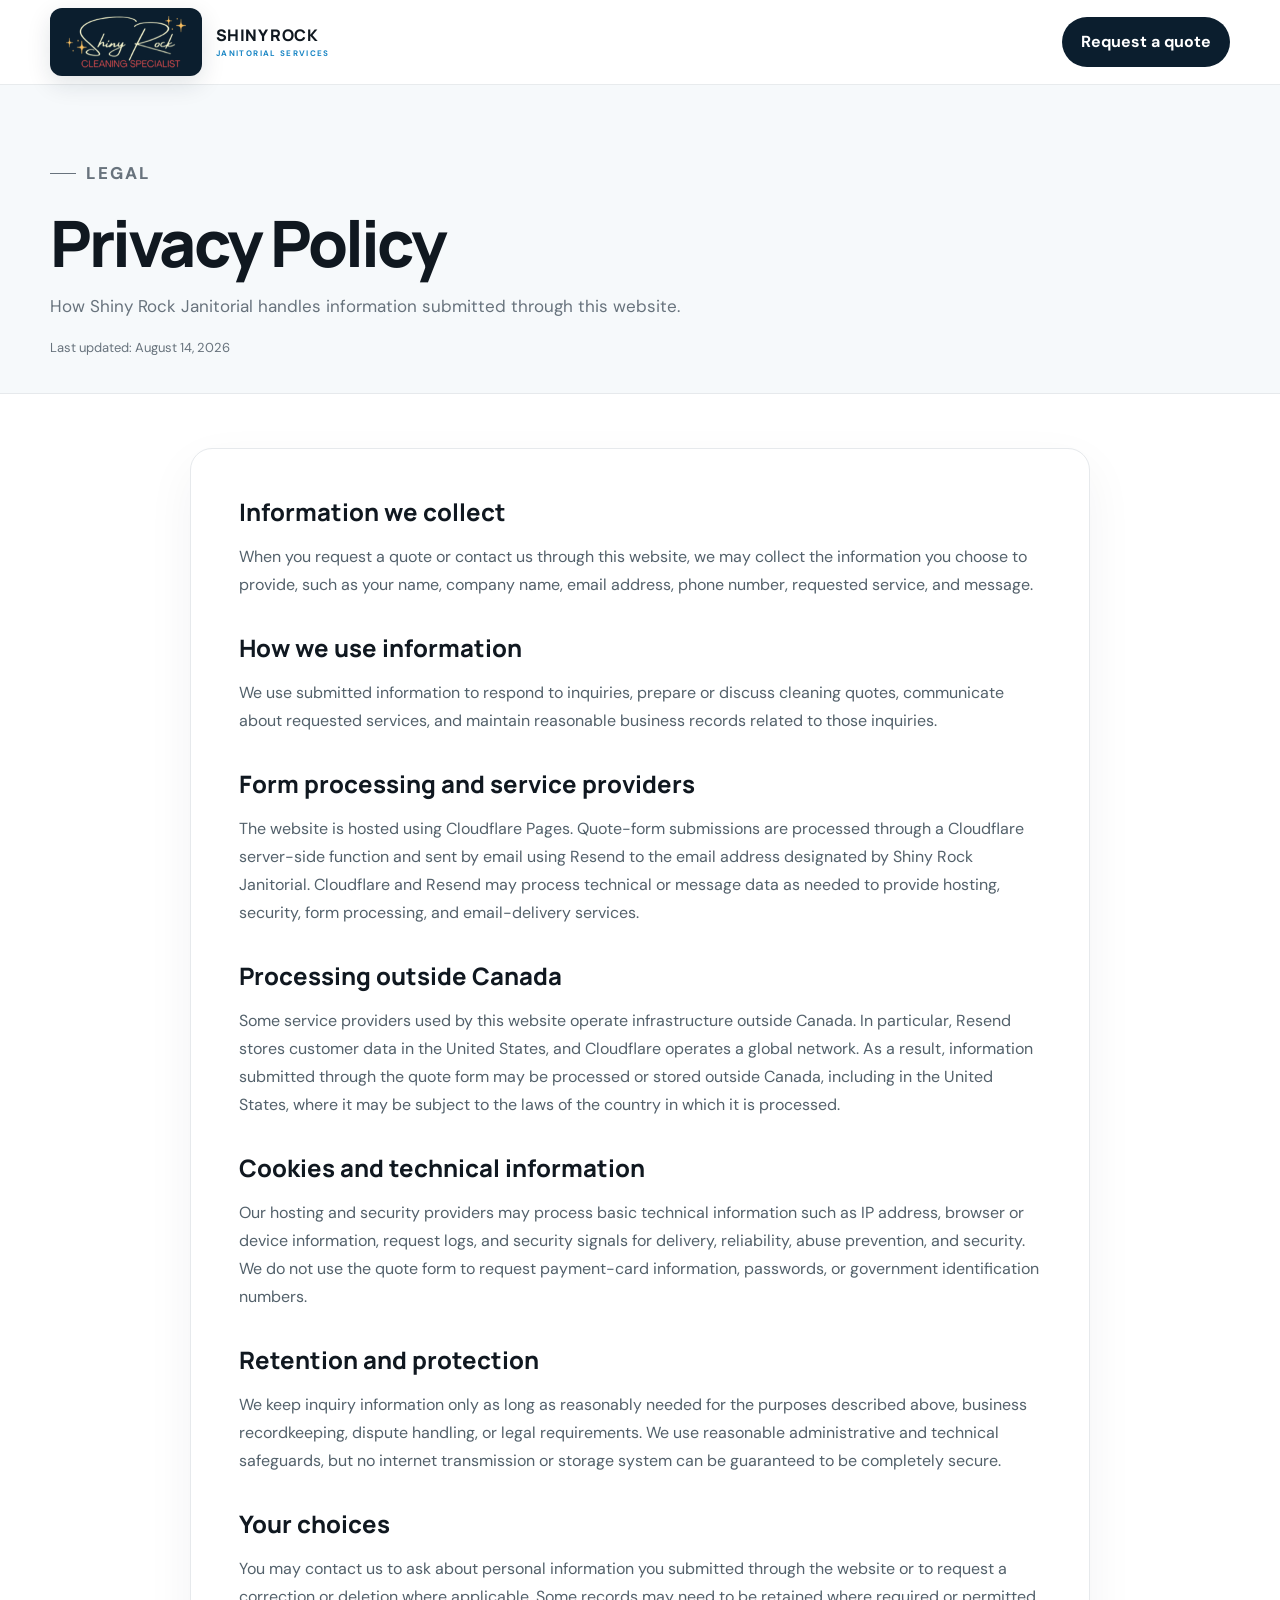
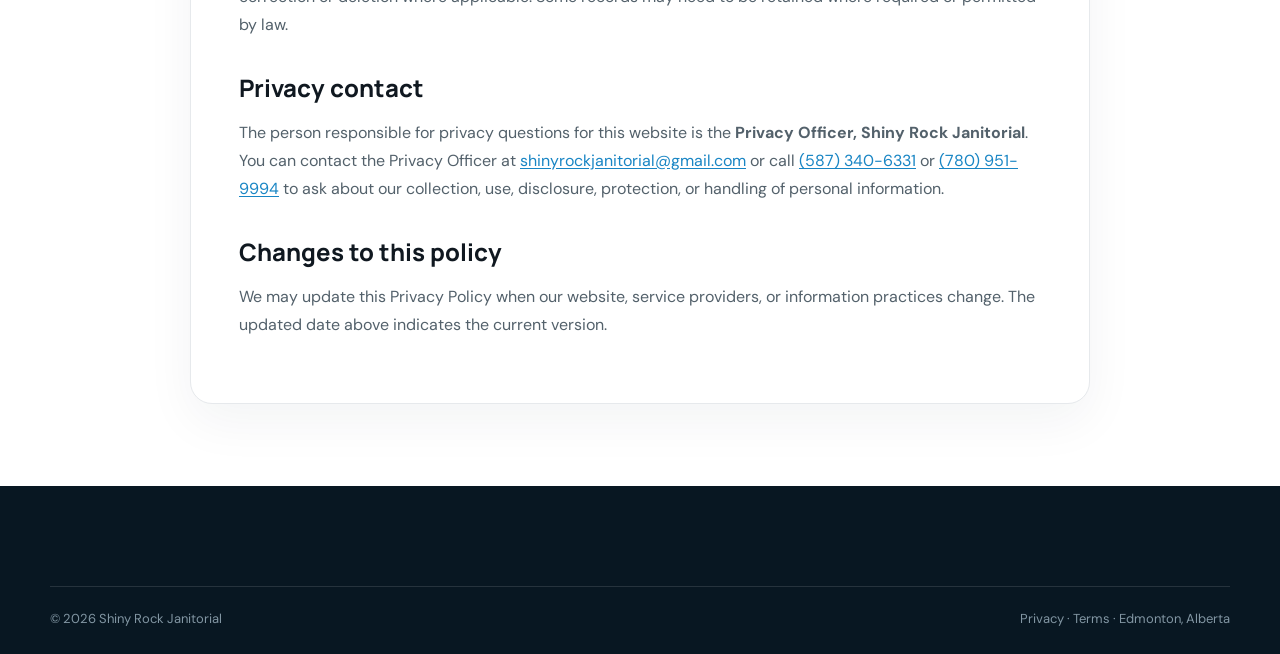
<file: privacy.html>
<!doctype html>
<html lang="en"><head><meta charset="utf-8"><meta name="viewport" content="width=device-width,initial-scale=1"><meta name="description" content="Privacy Policy for Shiny Rock Janitorial."><title>Privacy Policy | Shiny Rock Janitorial</title><link rel="stylesheet" href="assets/css/style-v15-20260815.css"><link rel="stylesheet" href="assets/css/legal.css"></head><body>
<header class="site-header"><div class="shell nav"><a href="index.html" class="brand brand--original"><span class="brand__logo-wrap"><img src="assets/images/shiny-rock-original-logo.png" alt="Shiny Rock Cleaning Specialist"></span><span class="brand__company"><b>SHINY ROCK</b><small>JANITORIAL SERVICES</small></span></a><a class="button button--dark button--small" href="index.html#contact">Request a quote</a></div></header>
<main><section class="legal-hero"><div class="shell"><p class="kicker"><span></span> Legal</p><h1>Privacy Policy</h1><p>How Shiny Rock Janitorial handles information submitted through this website.</p><div class="legal-meta">Last updated: August 14, 2026</div></div></section><section class="legal-page"><div class="shell"><article class="legal-card">
<h2>Information we collect</h2><p>When you request a quote or contact us through this website, we may collect the information you choose to provide, such as your name, company name, email address, phone number, requested service, and message.</p>
<h2>How we use information</h2><p>We use submitted information to respond to inquiries, prepare or discuss cleaning quotes, communicate about requested services, and maintain reasonable business records related to those inquiries.</p>
<h2>Form processing and service providers</h2><p>The website is hosted using Cloudflare Pages. Quote-form submissions are processed through a Cloudflare server-side function and sent by email using Resend to the email address designated by Shiny Rock Janitorial. Cloudflare and Resend may process technical or message data as needed to provide hosting, security, form processing, and email-delivery services.</p>
<h2>Processing outside Canada</h2><p>Some service providers used by this website operate infrastructure outside Canada. In particular, Resend stores customer data in the United States, and Cloudflare operates a global network. As a result, information submitted through the quote form may be processed or stored outside Canada, including in the United States, where it may be subject to the laws of the country in which it is processed.</p>
<h2>Cookies and technical information</h2><p>Our hosting and security providers may process basic technical information such as IP address, browser or device information, request logs, and security signals for delivery, reliability, abuse prevention, and security. We do not use the quote form to request payment-card information, passwords, or government identification numbers.</p>
<h2>Retention and protection</h2><p>We keep inquiry information only as long as reasonably needed for the purposes described above, business recordkeeping, dispute handling, or legal requirements. We use reasonable administrative and technical safeguards, but no internet transmission or storage system can be guaranteed to be completely secure.</p>
<h2>Your choices</h2><p>You may contact us to ask about personal information you submitted through the website or to request a correction or deletion where applicable. Some records may need to be retained where required or permitted by law.</p>
<h2>Privacy contact</h2><p>The person responsible for privacy questions for this website is the <strong>Privacy Officer, Shiny Rock Janitorial</strong>. You can contact the Privacy Officer at <a href="mailto:shinyrockjanitorial@gmail.com">shinyrockjanitorial@gmail.com</a> or call <a href="tel:+15873406331">(587) 340-6331</a> or <a href="tel:+17809519994">(780) 951-9994</a> to ask about our collection, use, disclosure, protection, or handling of personal information.</p>
<h2>Changes to this policy</h2><p>We may update this Privacy Policy when our website, service providers, or information practices change. The updated date above indicates the current version.</p>
</article></div></section></main><footer><div class="shell footer__bottom"><span>© 2026 Shiny Rock Janitorial</span><span><a href="privacy.html">Privacy</a> · <a href="terms.html">Terms</a> · Edmonton, Alberta</span></div></footer></body></html>
</file>
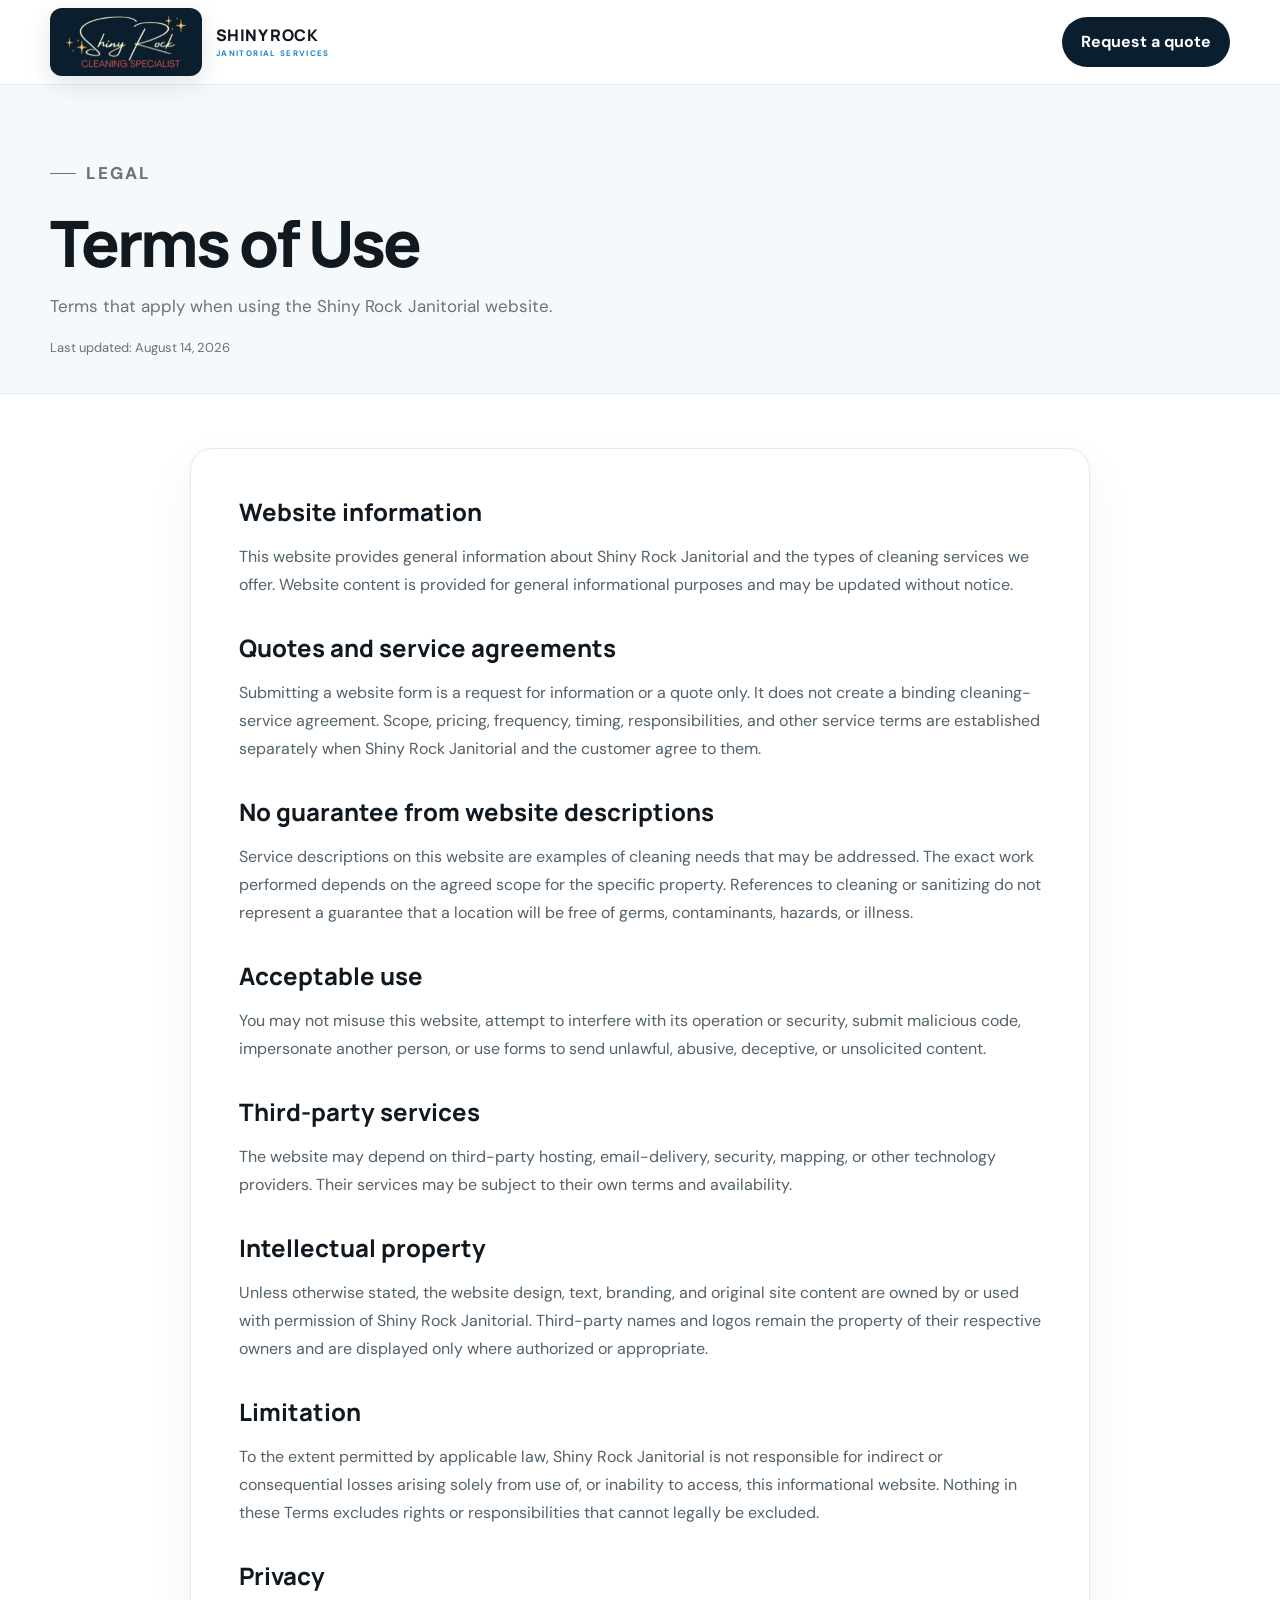
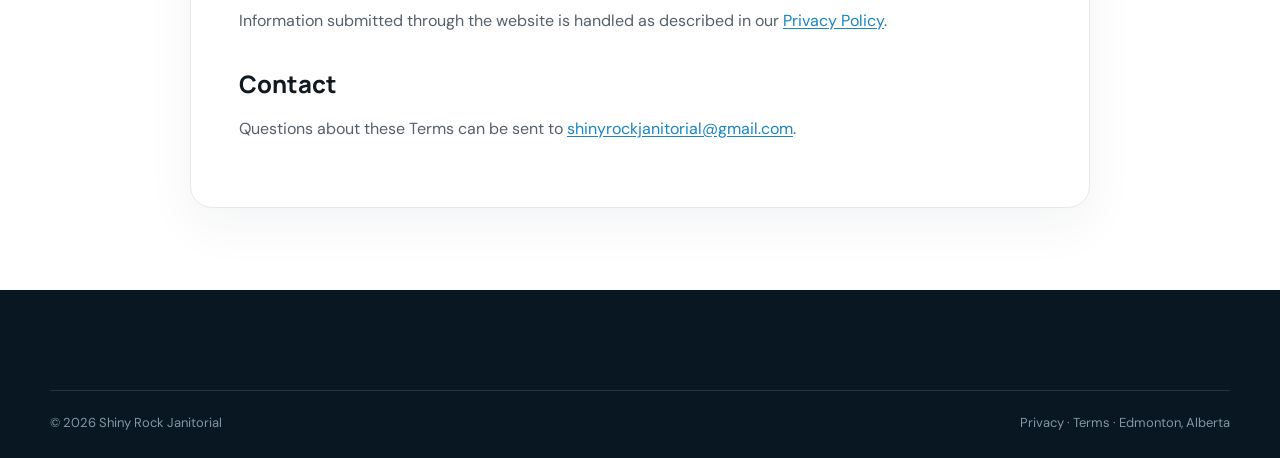
<file: terms.html>
<!doctype html>
<html lang="en"><head><meta charset="utf-8"><meta name="viewport" content="width=device-width,initial-scale=1"><meta name="description" content="Website Terms of Use for Shiny Rock Janitorial."><title>Terms of Use | Shiny Rock Janitorial</title><link rel="stylesheet" href="assets/css/style-v15-20260815.css"><link rel="stylesheet" href="assets/css/legal.css"></head><body>
<header class="site-header"><div class="shell nav"><a href="index.html" class="brand brand--original"><span class="brand__logo-wrap"><img src="assets/images/shiny-rock-original-logo.png" alt="Shiny Rock Cleaning Specialist"></span><span class="brand__company"><b>SHINY ROCK</b><small>JANITORIAL SERVICES</small></span></a><a class="button button--dark button--small" href="index.html#contact">Request a quote</a></div></header>
<main><section class="legal-hero"><div class="shell"><p class="kicker"><span></span> Legal</p><h1>Terms of Use</h1><p>Terms that apply when using the Shiny Rock Janitorial website.</p><div class="legal-meta">Last updated: August 14, 2026</div></div></section><section class="legal-page"><div class="shell"><article class="legal-card">
<h2>Website information</h2><p>This website provides general information about Shiny Rock Janitorial and the types of cleaning services we offer. Website content is provided for general informational purposes and may be updated without notice.</p>
<h2>Quotes and service agreements</h2><p>Submitting a website form is a request for information or a quote only. It does not create a binding cleaning-service agreement. Scope, pricing, frequency, timing, responsibilities, and other service terms are established separately when Shiny Rock Janitorial and the customer agree to them.</p>
<h2>No guarantee from website descriptions</h2><p>Service descriptions on this website are examples of cleaning needs that may be addressed. The exact work performed depends on the agreed scope for the specific property. References to cleaning or sanitizing do not represent a guarantee that a location will be free of germs, contaminants, hazards, or illness.</p>
<h2>Acceptable use</h2><p>You may not misuse this website, attempt to interfere with its operation or security, submit malicious code, impersonate another person, or use forms to send unlawful, abusive, deceptive, or unsolicited content.</p>
<h2>Third-party services</h2><p>The website may depend on third-party hosting, email-delivery, security, mapping, or other technology providers. Their services may be subject to their own terms and availability.</p>
<h2>Intellectual property</h2><p>Unless otherwise stated, the website design, text, branding, and original site content are owned by or used with permission of Shiny Rock Janitorial. Third-party names and logos remain the property of their respective owners and are displayed only where authorized or appropriate.</p>
<h2>Limitation</h2><p>To the extent permitted by applicable law, Shiny Rock Janitorial is not responsible for indirect or consequential losses arising solely from use of, or inability to access, this informational website. Nothing in these Terms excludes rights or responsibilities that cannot legally be excluded.</p>
<h2>Privacy</h2><p>Information submitted through the website is handled as described in our <a href="privacy.html">Privacy Policy</a>.</p>
<h2>Contact</h2><p>Questions about these Terms can be sent to <a href="mailto:shinyrockjanitorial@gmail.com">shinyrockjanitorial@gmail.com</a>.</p>
</article></div></section></main><footer><div class="shell footer__bottom"><span>© 2026 Shiny Rock Janitorial</span><span><a href="privacy.html">Privacy</a> · <a href="terms.html">Terms</a> · Edmonton, Alberta</span></div></footer></body></html>
</file>
<file: assets/css/style-v15-20260815.css>
@import url('https://fonts.googleapis.com/css2?family=DM+Sans:wght@400;500;600;700&family=Manrope:wght@500;600;700;800&display=swap');
:root{--ink:#101820;--muted:#68737d;--line:#e6e9ec;--soft:#f5f7f8;--blue:#1885c4;--blue2:#4fb4df;--navy:#0b1e2e;--white:#fff;--radius:24px;--shadow:0 24px 70px rgba(16,35,50,.12)}*{box-sizing:border-box}html{scroll-behavior:smooth}body{margin:0;color:var(--ink);font-family:'DM Sans',Arial,sans-serif;background:#fff;line-height:1.6}a{color:inherit;text-decoration:none}img{display:block;width:100%}button,input,select,textarea{font:inherit}.shell{width:min(1180px,calc(100% - 40px));margin:auto}.announcement{background:var(--navy);color:#dce9f2;font-size:13px}.announcement__inner{min-height:38px;display:flex;align-items:center;justify-content:space-between;gap:20px}.announcement__inner div{display:flex;gap:26px}.site-header{position:sticky;top:0;z-index:20;background:rgba(255,255,255,.94);backdrop-filter:blur(18px);border-bottom:1px solid rgba(230,233,236,.9)}.nav{height:84px;display:flex;align-items:center;justify-content:space-between}.brand{display:flex;align-items:center;gap:12px}.brand__mark{width:48px;color:var(--blue)}.brand__mark svg{fill:none;stroke:currentColor;stroke-width:2}.brand b{display:block;font:800 17px/1.1 'Manrope';letter-spacing:.02em}.brand small{display:block;color:var(--blue);font-size:9px;font-weight:700;letter-spacing:.18em;margin-top:5px}.nav__links{display:flex;align-items:center;gap:28px;font-size:14px;font-weight:600}.nav__links>a:not(.button):hover{color:var(--blue)}.menu{display:none;background:none;border:0;padding:8px}.menu span{display:block;width:24px;height:2px;background:var(--ink);margin:5px}.button{display:inline-flex;align-items:center;justify-content:center;gap:18px;border:0;border-radius:999px;padding:15px 23px;font-weight:700;transition:.25s;cursor:pointer}.button:hover{transform:translateY(-2px)}.button--small{padding:12px 19px}.button--dark{background:var(--navy);color:#fff}.button--blue{background:linear-gradient(135deg,var(--blue),#269dd2);color:#fff;box-shadow:0 12px 30px rgba(24,133,196,.24)}.hero{min-height:700px;position:relative;overflow:hidden;background:linear-gradient(135deg,#fff 0%,#fafdff 68%,#eef9fd 100%)}.hero__glow{position:absolute;width:520px;height:520px;border-radius:50%;right:-160px;top:70px;background:rgba(79,180,223,.10);filter:blur(10px)}.hero__grid{display:grid;grid-template-columns:1fr 1fr;gap:72px;align-items:center;padding:84px 0}.kicker{display:flex;align-items:center;gap:10px;text-transform:uppercase;letter-spacing:.12em;font-size:12px;font-weight:800;color:var(--blue);margin:0 0 22px}.kicker span{width:26px;height:1px;background:currentColor}.hero h1,.section h2,.standards h2,.contact h2{font-family:'Manrope';font-weight:800;letter-spacing:-.05em;line-height:1.02;margin:0}.hero h1{font-size:clamp(48px,6vw,78px)}.hero h1 em{font-style:normal;color:var(--blue)}.hero__lead{font-size:19px;color:var(--muted);max-width:560px;margin:26px 0 32px}.hero__actions{display:flex;align-items:center;gap:24px}.text-link{font-weight:700;border-bottom:1px solid var(--ink);padding-bottom:3px}.text-link span{margin-left:8px}.hero__proof{display:flex;gap:34px;margin-top:46px;padding-top:28px;border-top:1px solid var(--line)}.hero__proof div{display:grid}.hero__proof b{font:800 24px 'Manrope'}.hero__proof span{font-size:12px;color:var(--muted)}.hero__media{position:relative;min-height:530px}.hero__image{position:absolute;inset:0 0 0 30px;border-radius:160px 24px 24px 24px;overflow:hidden;box-shadow:var(--shadow)}.hero__image:after{content:"";position:absolute;inset:0;background:linear-gradient(180deg,transparent 60%,rgba(4,20,31,.18))}.hero__image img{height:100%;object-fit:cover}.diamond-line{position:absolute;width:180px;height:180px;border:1px solid rgba(24,133,196,.24);transform:rotate(45deg)}.diamond-line--one{right:-35px;top:-25px}.diamond-line--two{left:-10px;bottom:-35px;width:110px;height:110px}.hero__badge{position:absolute;left:-10px;bottom:36px;background:#fff;padding:18px 22px;border-radius:18px;display:flex;align-items:center;gap:13px;box-shadow:var(--shadow)}.hero__badge .spark{width:42px;height:42px;border-radius:50%;display:grid;place-items:center;background:#eaf7fc;color:var(--blue);font-size:20px}.hero__badge div{display:grid}.hero__badge small{color:var(--muted)}.trust-strip{border-top:1px solid var(--line);border-bottom:1px solid var(--line)}.trust-strip__grid{display:grid;grid-template-columns:repeat(4,1fr);min-height:88px;align-items:center}.trust-strip__grid div{text-align:center;font-weight:700;border-right:1px solid var(--line)}.trust-strip__grid div:last-child{border:0}.trust-strip span{color:var(--blue);margin-right:8px}.section{padding:110px 0}.section--soft{background:var(--soft)}.section-heading{display:grid;grid-template-columns:1fr .75fr;gap:70px;align-items:end;margin-bottom:54px}.section-heading h2,.split h2,.standards h2,.contact h2{font-size:clamp(38px,5vw,58px)}.section-heading>p{color:var(--muted);margin:0 0 6px}.services-grid{display:grid;grid-template-columns:repeat(4,1fr);gap:16px}.service{background:#fff;border:1px solid var(--line);border-radius:22px;padding:28px;min-height:320px;position:relative;transition:.25s}.service:hover{transform:translateY(-6px);box-shadow:0 20px 50px rgba(16,35,50,.08);border-color:#cfe8f3}.service__no{position:absolute;right:22px;top:20px;color:#b8c0c6;font-size:12px}.service__icon{width:48px;height:48px;border-radius:14px;background:#edf8fc;display:grid;place-items:center;color:var(--blue);font-size:22px;margin-bottom:34px}.service h3{font:750 20px 'Manrope';margin:0 0 12px}.service p{font-size:14px;color:var(--muted);margin:0 0 26px}.service a{font-size:13px;font-weight:700;color:var(--blue)}.split{display:grid;grid-template-columns:1fr 1fr;gap:90px;align-items:center}.split__media{position:relative}.split__media img{height:610px;object-fit:cover;border-radius:24px}.split__caption{position:absolute;right:-25px;bottom:34px;background:#fff;box-shadow:var(--shadow);padding:19px 23px;border-radius:15px;display:grid}.split__caption span{color:var(--muted);font-size:13px}.split__copy>p:not(.kicker){color:var(--muted);font-size:17px}.checks{display:grid;grid-template-columns:1fr 1fr;list-style:none;padding:0;margin:30px 0 34px;gap:14px}.checks li:before{content:'✓';color:var(--blue);font-weight:800;margin-right:9px}.standards{background:var(--navy);color:#fff;overflow:hidden}.kicker--light{color:#70c8ed}.standards__top{max-width:760px;margin-bottom:64px}.standards__grid{display:grid;grid-template-columns:repeat(4,1fr);border-top:1px solid rgba(255,255,255,.18)}.standards__grid article{padding:35px 30px 10px 0;border-right:1px solid rgba(255,255,255,.18);margin-right:30px}.standards__grid article:last-child{border:0;margin:0}.standards__grid b{color:#70c8ed;font-size:13px}.standards__grid h3{font:700 20px 'Manrope';margin:28px 0 10px}.standards__grid p{color:#afbdc7;font-size:14px}.work-grid{display:grid;grid-template-columns:1.25fr .75fr;grid-template-rows:270px 270px;gap:18px}.work-card{position:relative;margin:0;border-radius:22px;overflow:hidden}.work-card--large{grid-row:1/3}.work-card img{height:100%;object-fit:cover;transition:.5s}.work-card:hover img{transform:scale(1.03)}.work-card:after{content:"";position:absolute;inset:40% 0 0;background:linear-gradient(transparent,rgba(4,18,28,.78))}.work-card figcaption{position:absolute;z-index:2;left:25px;bottom:22px;color:#fff;display:grid}.work-card figcaption span{font-size:12px;opacity:.8;text-transform:uppercase;letter-spacing:.1em}.work-card figcaption b{font:700 21px 'Manrope'}.testimonial{padding:105px 0;background:#eef8fc}.testimonial__inner{text-align:center;max-width:900px}.quote{display:block;font:90px/1 Georgia;color:var(--blue);height:55px}.testimonial blockquote{font:650 clamp(24px,3vw,36px)/1.4 'Manrope';letter-spacing:-.025em;margin:20px 0 30px}.testimonial__inner div{display:grid}.testimonial__inner div span{color:var(--muted)}.contact{background:#fff}.contact__grid{display:grid;grid-template-columns:.8fr 1.2fr;gap:90px}.contact__copy>p:not(.kicker){color:var(--muted);font-size:17px;max-width:480px}.contact__details{display:grid;margin-top:42px;border-top:1px solid var(--line)}.contact__details a{display:grid;padding:18px 0;border-bottom:1px solid var(--line)}.contact__details span{font-size:12px;color:var(--muted);text-transform:uppercase;letter-spacing:.1em}.quote-form{background:var(--soft);border-radius:24px;padding:34px}.field-row{display:grid;grid-template-columns:1fr 1fr;gap:14px}.quote-form label{display:grid;gap:8px;font-size:13px;font-weight:700;margin-bottom:16px}.quote-form input,.quote-form select,.quote-form textarea{width:100%;border:1px solid #dfe4e7;border-radius:12px;padding:14px;background:#fff;outline:none}.quote-form input:focus,.quote-form select:focus,.quote-form textarea:focus{border-color:var(--blue);box-shadow:0 0 0 3px rgba(24,133,196,.1)}.quote-form textarea{min-height:118px;resize:vertical}.quote-form .button{width:100%}.form-status{margin:14px 0 0;text-align:center;color:var(--blue);font-weight:700}footer{background:#081722;color:#fff;padding:58px 0 24px}.brand--footer{color:#fff}.footer__grid{display:grid;grid-template-columns:1fr 1fr auto;gap:40px;align-items:center}.footer__grid>p{color:#9eb0bc}.footer__links{display:flex;gap:24px;color:#c9d4db}.footer__bottom{display:flex;justify-content:space-between;border-top:1px solid rgba(255,255,255,.12);padding-top:22px;margin-top:42px;color:#8296a3;font-size:13px}.reveal{opacity:1;transform:none;transition:.7s ease}.reveal.visible{opacity:1;transform:none}@media(max-width:900px){.announcement__inner>span{display:none}.announcement__inner{justify-content:center}.nav{height:72px}.menu{display:block}.nav__links{display:none;position:absolute;top:72px;left:20px;right:20px;background:#fff;border:1px solid var(--line);box-shadow:var(--shadow);padding:22px;border-radius:18px;flex-direction:column;align-items:stretch}.nav__links.open{display:flex}.hero__grid,.split,.contact__grid{grid-template-columns:1fr}.hero__grid{gap:40px;padding:65px 0}.hero__media{min-height:500px}.section-heading{grid-template-columns:1fr;gap:20px}.services-grid{grid-template-columns:1fr 1fr}.standards__grid{grid-template-columns:1fr 1fr}.standards__grid article{border-bottom:1px solid rgba(255,255,255,.18)}.split__media img{height:500px}.footer__grid{grid-template-columns:1fr}.footer__links{flex-wrap:wrap}.work-grid{grid-template-columns:1fr;grid-template-rows:420px 280px 280px}.work-card--large{grid-row:auto}.trust-strip__grid{grid-template-columns:1fr 1fr}.trust-strip__grid div{padding:18px;border-bottom:1px solid var(--line)}}@media(max-width:600px){.shell{width:min(100% - 26px,1180px)}.announcement__inner div{gap:12px;font-size:11px}.brand__mark{width:40px}.brand b{font-size:14px}.hero{min-height:auto}.hero__grid{padding:48px 0}.hero h1{font-size:46px}.hero__lead{font-size:17px}.hero__actions{align-items:flex-start;flex-direction:column}.hero__proof{gap:18px}.hero__proof b{font-size:20px}.hero__media{min-height:400px}.hero__image{left:0;border-radius:100px 20px 20px 20px}.hero__badge{left:8px;bottom:18px}.section{padding:78px 0}.services-grid,.standards__grid,.checks,.field-row{grid-template-columns:1fr}.service{min-height:auto}.split{gap:50px}.split__media img{height:430px}.split__caption{right:8px}.standards__grid article{border-right:0;margin:0;padding-right:0}.work-grid{grid-template-rows:360px 260px 260px}.testimonial{padding:75px 0}.quote-form{padding:22px}.contact__grid{gap:46px}.footer__bottom{flex-direction:column;gap:8px}}

/* Partner logos */
.partners{background:#f7f9fc;border-top:1px solid #e7ecf3;border-bottom:1px solid #e7ecf3}
.partners__heading{max-width:760px;margin:0 auto 42px;text-align:center}
.partners__heading h2{margin:10px 0 14px;font-size:clamp(2rem,4vw,3.2rem);line-height:1.06;color:#10253d}
.partners__heading p:last-child{color:#667383;margin:0 auto;max-width:650px}
.partners__heading .kicker{justify-content:center}
.partners__grid{display:grid;grid-template-columns:repeat(5,minmax(0,1fr));gap:18px;align-items:stretch}
.partner-logo{min-height:150px;background:#fff;border:1px solid #e2e8f0;border-radius:20px;display:flex;align-items:center;justify-content:center;padding:24px;box-shadow:0 12px 30px rgba(16,37,61,.05);transition:transform .25s ease,box-shadow .25s ease}
.partner-logo:hover{transform:translateY(-5px);box-shadow:0 18px 38px rgba(16,37,61,.10)}
.partner-logo img{width:100%;height:88px;object-fit:contain}
.partner-logo--dark{background:#10253d}
@media(max-width:900px){.partners__grid{grid-template-columns:repeat(2,minmax(0,1fr))}.partner-logo:last-child{grid-column:1/-1}}
@media(max-width:540px){.partners__grid{grid-template-columns:1fr}.partner-logo:last-child{grid-column:auto}.partner-logo{min-height:132px}}

/* Original Shiny Rock brand */
.brand--original{gap:14px;min-width:255px}
.brand__logo-wrap{display:flex;align-items:center;justify-content:center;background:#0b1e2e;border-radius:12px;padding:8px 12px;box-shadow:0 8px 24px rgba(11,30,46,.12)}
.brand__logo-wrap img{width:128px;height:52px;object-fit:contain}
.brand__company{display:grid;line-height:1}
.brand__company b{font:800 16px/1.05 'Manrope',Arial,sans-serif;letter-spacing:.025em}
.brand__company small{font-size:8px;letter-spacing:.17em;margin-top:6px;color:var(--blue)}
.brand--footer .brand__logo-wrap{background:#fff}
.brand--footer .brand__company b{color:#fff}

/* Video showcase */
.videos-section{background:#0b1e2e;color:#fff;overflow:hidden}
.videos-section .section-heading h2{color:#fff}
.videos-section .section-heading>p{color:#afbdc7}
.videos-grid{display:grid;grid-template-columns:1.25fr .75fr;gap:20px;align-items:start}
.video-card{margin:0;background:#10283b;border:1px solid rgba(255,255,255,.12);border-radius:24px;overflow:hidden;box-shadow:0 22px 60px rgba(0,0,0,.22)}
.video-card--wide{grid-row:span 2}
.video-frame{background:#050b10;display:flex;align-items:center;justify-content:center;aspect-ratio:16/9;overflow:hidden}
.video-frame video{display:block;width:100%;height:100%;object-fit:contain;background:#050b10}
.video-card--portrait .video-frame{aspect-ratio:16/10}
.video-card--portrait video{object-fit:contain}
.video-card__copy{padding:20px 22px 24px}
.video-card__copy span{display:block;color:#70c8ed;font-size:11px;font-weight:800;text-transform:uppercase;letter-spacing:.12em;margin-bottom:5px}
.video-card__copy h3{font:700 20px/1.25 'Manrope',Arial,sans-serif;margin:0;color:#fff}
@media(max-width:900px){.brand__company{display:none}.brand--original{min-width:auto}.brand__logo-wrap img{width:120px}.videos-grid{grid-template-columns:1fr}.video-card--wide{grid-row:auto}.video-card--portrait .video-frame{aspect-ratio:9/12}}
@media(max-width:600px){.brand__logo-wrap{padding:6px 9px}.brand__logo-wrap img{width:105px;height:44px}.videos-section .section-heading{margin-bottom:34px}.video-card__copy{padding:16px 18px 19px}}

/* Refined service icons and testimonial attribution */
.service__no{display:none}
.service__icon{width:60px;height:60px;border-radius:18px;margin-bottom:28px;background:linear-gradient(145deg,#edf9fe,#e4f4fa);border:1px solid #d7edf6;box-shadow:inset 0 1px 0 rgba(255,255,255,.9)}
.service__icon svg{width:34px;height:34px;fill:none;stroke:var(--blue);stroke-width:1.8;stroke-linecap:round;stroke-linejoin:round}
.service a{display:inline-flex;align-items:center;gap:8px}
.service a span{transition:transform .2s ease}.service:hover a span{transform:translateX(4px)}
.testimonial__person b{font-size:16px;color:var(--navy)}
.testimonial__person span{font-size:14px;font-weight:600;color:#536775!important}

/* Keep the original full-colour logo equally visible in header and footer */
.brand--footer .brand__logo-wrap{background:#fff;padding:8px 12px}
.brand--footer .brand__logo-wrap img{filter:none;opacity:1}
.brand--footer .brand__company b{color:#fff}
.brand--footer .brand__company small{color:#70c8ed}

.brand--footer{display:flex;align-items:center;gap:16px}
.brand--footer .brand__logo-wrap{background:transparent!important;padding:0!important;box-shadow:none!important}
.brand--footer .brand__logo-wrap img{height:72px!important;width:auto!important;display:block}
.brand--footer .brand__company b{font-size:1.5rem;letter-spacing:.04em}
.brand--footer .brand__company small{font-size:.85rem;letter-spacing:.18em}


/* Expanded service catalogue and testimonial partner logo */
.services-grid--expanded{grid-template-columns:repeat(3,minmax(0,1fr));gap:18px}
.services-grid--expanded .service{min-height:345px;display:flex;flex-direction:column}
.services-grid--expanded .service p{flex:1}
.standards__grid article h3{margin-top:0}
.standards__grid article>b{display:none!important}
.testimonial__client{display:flex!important;align-items:center;justify-content:center;gap:20px;margin-top:8px}
.testimonial__logo{width:112px;height:72px;background:#fff;border:1px solid #dce8ee;border-radius:16px;padding:10px 14px;display:flex!important;align-items:center;justify-content:center;box-shadow:0 10px 25px rgba(16,35,50,.08)}
.testimonial__logo img{width:100%;height:100%;object-fit:contain}
.testimonial__person{display:grid!important;text-align:left}
@media(max-width:900px){.services-grid--expanded{grid-template-columns:repeat(2,minmax(0,1fr))}}
@media(max-width:600px){.services-grid--expanded{grid-template-columns:1fr}.testimonial__client{flex-direction:column;gap:12px}.testimonial__person{text-align:center}}


/* 2026 services carousel + partner marquee */
.service-carousel{position:relative}.service-categories{display:grid;grid-template-columns:repeat(4,minmax(0,1fr));gap:18px}.service-category{background:#fff;border:1px solid var(--line);border-radius:22px;padding:28px;min-height:390px;transition:transform .28s ease,box-shadow .28s ease,border-color .28s ease}.service-category:hover{transform:translateY(-7px);box-shadow:0 22px 55px rgba(16,35,50,.10);border-color:#bfe1ef}.service-category__eyebrow{font:800 12px 'Manrope';letter-spacing:.12em;color:var(--blue);margin-bottom:18px}.service-category h3{font:750 21px/1.2 'Manrope';margin:0 0 22px}.service-category__links{display:grid}.service-link{display:flex;align-items:center;justify-content:space-between;gap:12px;padding:12px 0;border-top:1px solid var(--line);font-size:14px;font-weight:650}.service-link small{color:var(--blue);opacity:0;transform:translateX(-5px);transition:.2s;white-space:nowrap}.service-link:hover small{opacity:1;transform:none}.service-nav,.service-dots,.mobile-service-hint{display:none}.logo-marquee{overflow:hidden;mask-image:linear-gradient(to right,transparent,#000 8%,#000 92%,transparent);-webkit-mask-image:linear-gradient(to right,transparent,#000 8%,#000 92%,transparent)}.logo-marquee__track{display:flex;width:max-content;gap:18px;animation:logoMarquee 24s linear infinite}.logo-marquee:hover .logo-marquee__track{animation-play-state:paused}.logo-marquee .partner-logo{width:210px;min-width:210px}.logo-marquee .partner-logo--dark{background:#10253d}@keyframes logoMarquee{to{transform:translateX(calc(-50% - 9px))}}.hp-field{position:absolute!important;left:-9999px!important;width:1px!important;height:1px!important;opacity:0!important}.form-status.error{color:#b42318}.form-status.success{color:#087a4b}
@media(max-width:900px) and (min-width:601px){.service-categories{grid-template-columns:repeat(2,minmax(0,1fr))}}
@media(max-width:600px){.service-carousel{padding:0 44px}.service-categories{display:block;overflow:hidden}.service-category{display:none;min-height:0;padding:24px}.service-category.is-active{display:block;animation:serviceIn .28s ease}.service-link small{opacity:1;transform:none}.service-nav{display:grid;place-items:center;position:absolute;top:50%;transform:translateY(-50%);z-index:3;width:36px;height:52px;border:1px solid var(--line);border-radius:14px;background:#fff;color:var(--navy);font-size:28px;box-shadow:0 8px 24px rgba(16,35,50,.08)}.service-nav--prev{left:0}.service-nav--next{right:0}.service-dots{display:flex;justify-content:center;gap:7px;margin-top:18px}.service-dots button{width:7px;height:7px;padding:0;border:0;border-radius:50%;background:#c9d2d8}.service-dots button.active{width:22px;border-radius:8px;background:var(--blue)}.mobile-service-hint{display:block;text-align:center;color:var(--muted);font-size:12px;margin:10px 0 0}.logo-marquee .partner-logo{width:170px;min-width:170px;min-height:118px}.logo-marquee .partner-logo img{height:72px}@keyframes serviceIn{from{opacity:.35;transform:translateX(12px)}to{opacity:1;transform:none}}}
@media(prefers-reduced-motion:reduce){.logo-marquee__track{animation:none}.service-category{transition:none}}


/* 2026-08-14 service and partner carousel refinements */
.core-services{margin:10px 0 44px;background:var(--navy);color:#fff;border-radius:24px;padding:30px;display:grid;grid-template-columns:minmax(220px,.8fr) 2fr;gap:28px;align-items:start;box-shadow:0 20px 50px rgba(16,35,50,.08)}
.core-services .kicker{color:#cfe9f4;margin-bottom:8px}.core-services .kicker span{background:#cfe9f4}.core-services__heading h3,.facility-services__heading h3{font:750 24px/1.2 'Manrope';margin:0}.core-services__links{display:grid;grid-template-columns:repeat(2,minmax(0,1fr));gap:10px}.core-services__links a{display:flex;align-items:center;justify-content:space-between;min-height:58px;padding:14px 17px;border:1px solid rgba(255,255,255,.16);border-radius:14px;background:rgba(255,255,255,.06);font-weight:700;transition:transform .22s ease,background .22s ease,border-color .22s ease}.core-services__links a::after{content:'→';opacity:.7}.core-services__links a:hover{transform:translateY(-3px);background:rgba(255,255,255,.11);border-color:rgba(255,255,255,.28)}
.facility-services{margin-top:6px}.facility-services__heading{display:flex;align-items:end;justify-content:space-between;gap:24px;margin:0 0 20px}.facility-services__heading .kicker{margin-bottom:6px}.service-category__eyebrow{display:none!important}.service-category{min-height:345px}.service-category h3{margin-top:0}.service-link{position:relative;padding-right:24px}.service-link::after{content:'→';position:absolute;right:0;color:var(--blue);opacity:0;transform:translateX(-5px);transition:opacity .2s ease,transform .2s ease}.service-link:hover::after{opacity:1;transform:none}.service-link small{display:none!important}
.logo-marquee{overflow:hidden;width:100%;padding:8px 0 12px;mask-image:linear-gradient(to right,transparent,#000 6%,#000 94%,transparent);-webkit-mask-image:linear-gradient(to right,transparent,#000 6%,#000 94%,transparent)}.logo-marquee__track{display:flex;align-items:stretch;gap:18px;width:max-content;will-change:transform;animation:logoMarquee 22s linear infinite}.logo-marquee:hover .logo-marquee__track{animation-play-state:paused}.logo-marquee .partner-logo{flex:0 0 210px;width:210px;min-width:210px}.partners__grid{display:none}.form-privacy{font-size:12px;line-height:1.55;color:var(--muted);margin:14px 0 0}.form-privacy a{text-decoration:underline;text-underline-offset:2px}
@keyframes logoMarquee{from{transform:translateX(0)}to{transform:translateX(calc(-50% - 9px))}}
@media(max-width:900px){.core-services{grid-template-columns:1fr}.core-services__links{grid-template-columns:repeat(2,minmax(0,1fr))}.service-categories{grid-template-columns:repeat(2,minmax(0,1fr))}.logo-marquee .partner-logo{flex-basis:190px;width:190px;min-width:190px}}
@media(max-width:600px){.core-services{margin-bottom:34px;padding:24px 20px;border-radius:20px}.core-services__links{grid-template-columns:1fr}.core-services__links a{min-height:54px}.facility-services__heading{display:block}.service-carousel{padding:0 44px}.service-category{min-height:0}.service-link::after{opacity:1;transform:none}.logo-marquee .partner-logo{flex-basis:165px;width:165px;min-width:165px}.logo-marquee__track{animation-duration:17s}}

/* 2026-08-14 services showcase — visual layout matched to approved concept, Shiny Rock theme */
.services-showcase{background:linear-gradient(180deg,#f7f9fa 0%,#fff 46%,#f7f9fa 100%);overflow:hidden}
.services-showcase__intro{text-align:center;margin:0 auto 42px}
.services-showcase__intro h2{font-size:clamp(38px,5vw,58px);color:var(--navy);letter-spacing:-.045em}
.services-eyebrow{display:flex;align-items:center;justify-content:center;gap:12px;margin:0 0 12px;text-transform:uppercase;letter-spacing:.16em;font-size:12px;font-weight:800;color:var(--blue)}
.services-eyebrow span{display:block;width:34px;height:1px;background:currentColor;opacity:.55}

.cleaning-carousel{position:relative}
.cleaning-cards{display:grid;grid-template-columns:repeat(4,minmax(0,1fr));gap:18px}
.cleaning-card{position:relative;min-height:300px;padding:34px 24px 31px;background:#fff;border:1px solid #e7ebee;border-radius:22px;box-shadow:0 12px 34px rgba(16,35,50,.055);display:flex;flex-direction:column;align-items:center;justify-content:center;text-align:center;overflow:hidden;transition:transform .25s ease,box-shadow .25s ease,border-color .25s ease}
.cleaning-card::after{content:"";position:absolute;left:20%;right:20%;bottom:0;height:3px;border-radius:3px 3px 0 0;background:linear-gradient(90deg,var(--blue),var(--blue2));transform:scaleX(.62);transition:transform .25s ease}
.cleaning-card:hover{transform:translateY(-7px);border-color:#cfe8f3;box-shadow:0 20px 48px rgba(16,35,50,.10)}
.cleaning-card:hover::after{transform:scaleX(1)}
.cleaning-card__icon{width:122px;height:122px;border-radius:50%;display:grid;place-items:center;margin:0 auto 14px;background:radial-gradient(circle at 50% 42%,#f7fcfe 0%,#edf8fc 70%,#e7f4f9 100%);color:var(--blue)}
.cleaning-card__icon svg{width:76px;height:76px;fill:none;stroke:currentColor;stroke-width:1.8;stroke-linecap:round;stroke-linejoin:round}
.cleaning-card__rule{width:28px;height:2px;background:#a8d9ec;border-radius:999px;margin:1px 0 14px}
.cleaning-card h3{font:750 20px/1.22 'Manrope',Arial,sans-serif;margin:0;color:var(--navy);letter-spacing:-.02em}
.cleaning-nav,.cleaning-dots{display:none}

.facilities-block{margin-top:64px;padding-top:30px;border-top:1px solid #e4e9ec}
.facilities-title{display:flex;align-items:center;justify-content:center;gap:15px;margin:0 auto 28px;color:var(--navy)}
.facilities-title__line{height:1px;width:min(140px,12vw);background:#bfd6df}
.facilities-title__icon{width:30px;height:30px;display:grid;place-items:center;color:var(--blue)}
.facilities-title__icon svg{width:30px;height:30px;fill:none;stroke:currentColor;stroke-width:1.8;stroke-linecap:round;stroke-linejoin:round}
.facilities-title h3{font:750 clamp(19px,2vw,24px)/1.2 'Manrope',Arial,sans-serif;margin:0;text-align:center;letter-spacing:-.025em}

.facility-carousel{position:relative}
.facility-grid{display:grid;grid-template-columns:repeat(4,minmax(0,1fr));gap:16px;align-items:stretch}
.facility-card{min-width:0;border:1px solid #e3e9ed;border-radius:20px;background:#fff;padding:23px 20px 20px;box-shadow:0 10px 30px rgba(16,35,50,.055);display:flex;flex-direction:column;color:var(--navy);transition:transform .24s ease,box-shadow .24s ease,border-color .24s ease}
.facility-card:hover{transform:translateY(-5px);border-color:#bfe0ed;box-shadow:0 18px 42px rgba(16,35,50,.095)}
.facility-card__head{display:flex;align-items:center;gap:12px;min-height:58px}
.facility-card__icon{flex:0 0 48px;width:48px;height:48px;display:grid;place-items:center;color:var(--blue);border-radius:14px;background:#f4fbfe}
.facility-card__icon svg{width:37px;height:37px;fill:none;stroke:currentColor;stroke-width:1.7;stroke-linecap:round;stroke-linejoin:round}
.facility-card h4{font:750 16px/1.25 'Manrope',Arial,sans-serif;margin:0;letter-spacing:-.02em}
.facility-card__rule{height:1px;background:#e6ebee;margin:16px 0 14px}
.facility-card__items{list-style:none;margin:0 0 20px;padding:0;display:grid;gap:9px;flex:1}
.facility-card__items li{position:relative;padding-left:19px;color:#405666;font-size:13px;line-height:1.35;font-weight:600}
.facility-card__items li::before{content:'✓';position:absolute;left:0;top:0;color:var(--blue);font-weight:900}
.facility-card__cta{display:none;width:100%;min-height:45px;padding:11px 14px;font-size:13px;justify-content:center;margin-top:auto}
.facilities-desktop-cta{display:flex;justify-content:center;margin-top:26px}.facilities-desktop-cta .button{min-width:220px;justify-content:center}
.facility-nav,.facility-dots,.facility-mobile-hint{display:none}

@media(max-width:1100px){
  .facility-grid{grid-template-columns:repeat(2,minmax(0,1fr))}
}

@media(max-width:600px){
  .services-showcase{padding-top:78px;padding-bottom:82px}
  .services-showcase__intro{margin-bottom:28px}
  .services-showcase__intro h2{font-size:36px;line-height:1.05}
  .services-eyebrow{font-size:11px;letter-spacing:.14em}

  .cleaning-carousel{padding:0 44px}
  .cleaning-cards{display:block;overflow:hidden}
  .cleaning-card{display:none;min-height:285px;padding:29px 20px 28px}
  .cleaning-card.is-active{display:flex;animation:serviceIn .28s ease}
  .cleaning-card__icon{width:118px;height:118px}
  .cleaning-card__icon svg{width:72px;height:72px}
  .cleaning-nav{display:grid;place-items:center;position:absolute;z-index:4;top:50%;transform:translateY(-50%);width:36px;height:54px;padding:0;border:1px solid #dfe6e9;border-radius:14px;background:#fff;color:var(--navy);font-size:28px;line-height:1;box-shadow:0 8px 22px rgba(16,35,50,.08)}
  .cleaning-nav--prev{left:0}.cleaning-nav--next{right:0}
  .cleaning-dots{display:flex;justify-content:center;gap:7px;margin-top:15px}
  .cleaning-dots button,.facility-dots button{width:7px;height:7px;padding:0;border:0;border-radius:50%;background:#c9d2d8;transition:.2s}
  .cleaning-dots button.active,.facility-dots button.active{width:22px;border-radius:8px;background:var(--blue)}

  .facilities-block{margin-top:48px;padding-top:25px}
  .facilities-title{gap:8px;margin-bottom:22px}
  .facilities-title__line{width:28px}
  .facilities-title__icon{width:26px;height:26px}.facilities-title__icon svg{width:26px;height:26px}
  .facilities-title h3{font-size:18px;max-width:250px}
  .facility-carousel{padding:0 44px}
  .facility-grid{display:block;overflow:hidden}
  .facility-card{display:none;min-height:440px;padding:24px 20px 21px;border-radius:20px}
  .facility-card.is-active{display:flex;animation:serviceIn .28s ease}
  .facility-card__head{display:block;text-align:center;min-height:0}
  .facility-card__icon{width:76px;height:76px;margin:0 auto 14px;border-radius:20px}
  .facility-card__icon svg{width:54px;height:54px}
  .facility-card h4{font-size:20px}
  .facility-card__rule{margin:17px 0}
  .facility-card__items{gap:11px;margin-bottom:22px}
  .facility-card__items li{font-size:14px;padding-left:21px}
  .facility-card__cta{display:flex;min-height:50px;font-size:14px}
  .facilities-desktop-cta{display:none}
  .facility-nav{display:grid;place-items:center;position:absolute;z-index:4;top:50%;transform:translateY(-50%);width:36px;height:54px;padding:0;border:1px solid #dfe6e9;border-radius:14px;background:#fff;color:var(--navy);font-size:28px;line-height:1;box-shadow:0 8px 22px rgba(16,35,50,.08)}
  .facility-nav--prev{left:0}.facility-nav--next{right:0}
  .facility-dots{display:flex;justify-content:center;gap:7px;margin-top:15px}
  .facility-mobile-hint{display:block;text-align:center;color:var(--muted);font-size:12px;margin:9px 0 0}
}

@media(prefers-reduced-motion:reduce){.cleaning-card,.facility-card{transition:none}}

/* Facility types link directly to the free-estimate form and preselect the exact facility. */
.facility-card__items li{padding-left:0}
.facility-card__items li::before{display:none}
.facility-type-link{position:relative;display:block;padding:8px 10px 8px 29px;margin:-4px -6px;border-radius:10px;color:#405666;text-decoration:none;font:inherit;transition:background-color .18s ease,color .18s ease,transform .18s ease}
.facility-type-link::before{content:'✓';position:absolute;left:9px;top:8px;color:var(--blue);font-weight:900}
.facility-type-link:hover,.facility-type-link:focus-visible{background:#f4fbfe;color:var(--navy);transform:translateX(2px);outline:none}
@media(max-width:760px){.facility-type-link{padding-top:10px;padding-bottom:10px}.facility-type-link::before{top:10px}}

/* Quote-form security verification */
.turnstile-wrap{margin:18px 0 20px;min-height:70px}
.turnstile-widget{min-height:65px}
.turnstile-note{margin:7px 0 0;color:var(--muted);font-size:11px;line-height:1.45}
.turnstile-error{margin:0;padding:12px 14px;border:1px solid #f0d7d7;border-radius:12px;background:#fff8f8;color:#8b3a3a;font-size:12px;line-height:1.45}
@media(max-width:600px){.turnstile-wrap{margin:16px 0 18px;overflow:hidden}}


/* ===== v14 isolated navigation: one desktop nav + one mobile drawer ===== */
.mobile-drawer{display:none}
@media (min-width:901px){
  .desktop-only-nav{display:flex!important}
  .mobile-drawer-trigger{display:none!important}
  #mobileDrawer{display:none!important;visibility:hidden!important;pointer-events:none!important}
}
@media (max-width:900px){
  .desktop-only-nav{display:none!important}
  .mobile-drawer-trigger{display:block!important;margin-left:auto!important}
  #mobileDrawer.mobile-drawer{
    position:fixed!important;
    z-index:80!important;
    top:12px!important;
    right:0!important;
    left:auto!important;
    width:min(76vw,330px)!important;
    height:auto!important;
    max-height:calc(100dvh - 24px)!important;
    overflow-y:auto!important;
    padding:16px 20px 14px!important;
    background:#fff!important;
    border:1px solid #e6e9ec!important;
    border-right:0!important;
    border-radius:24px 0 0 24px!important;
    box-shadow:-18px 0 48px rgba(16,35,50,.16)!important;
    flex-direction:column!important;
    align-items:stretch!important;
    gap:0!important;
  }
  #mobileDrawer.mobile-drawer.is-open{display:flex!important}
  .mobile-drawer__top{
    position:relative;
    display:flex;
    align-items:center;
    justify-content:center;
    min-height:72px;
    padding:0 38px 8px 0;
  }
  .mobile-drawer__logo{
    display:inline-flex;
    align-items:center;
    justify-content:center;
    background:#0b1e2e;
    border-radius:12px;
    padding:7px 10px;
  }
  .mobile-drawer__logo img{
    display:block!important;
    width:116px!important;
    height:46px!important;
    max-width:116px!important;
    object-fit:contain!important;
  }
  .mobile-drawer__close{
    position:absolute;
    top:2px;
    right:0;
    display:grid;
    place-items:center;
    width:38px;
    height:38px;
    padding:0;
    border:0;
    background:transparent;
    color:#101820;
    font-size:32px;
    line-height:1;
    cursor:pointer;
  }
  .mobile-drawer>a{
    display:grid!important;
    grid-template-columns:22px minmax(0,1fr) 22px!important;
    align-items:center!important;
    column-gap:14px!important;
    min-height:58px!important;
    padding:0!important;
    border-bottom:1px solid #e6e9ec!important;
    color:#101820!important;
    text-decoration:none!important;
    font-size:16px!important;
    font-weight:700!important;
  }
  .mobile-drawer>a:last-child{border-bottom:0!important}
  .mobile-drawer__icon{display:grid;place-items:center;width:22px;height:22px;color:#0b1e2e}
  .mobile-drawer__icon svg{
    display:block!important;
    width:20px!important;
    height:20px!important;
    min-width:20px!important;
    min-height:20px!important;
    max-width:20px!important;
    max-height:20px!important;
    fill:none!important;
    stroke:currentColor!important;
    stroke-width:1.8!important;
    stroke-linecap:round!important;
    stroke-linejoin:round!important;
  }
  .mobile-drawer__arrow{justify-self:end;font-size:27px;line-height:1;font-weight:300;color:#101820}
  body.mobile-drawer-open::before{
    content:"";
    position:fixed;
    inset:0;
    z-index:70;
    background:rgba(7,19,30,.12);
  }
  body.mobile-drawer-open{overflow:hidden}
  body.mobile-drawer-open .site-header{z-index:90!important}
}
@media (max-width:600px){
  #mobileDrawer.mobile-drawer{width:min(78vw,310px)!important;padding:14px 18px 12px!important}
  .mobile-drawer__top{min-height:66px;padding-right:34px}
  .mobile-drawer__logo img{width:108px!important;height:43px!important;max-width:108px!important}
  .mobile-drawer>a{min-height:56px!important;font-size:15.5px!important;column-gap:12px!important}
}
/* Footer social buttons: official Facebook and Instagram links beside the footer logo */
.footer__brand-socials{display:flex;align-items:center;gap:12px;min-width:0}
.footer__socials{display:flex;flex-direction:column;align-items:center;justify-content:center;gap:8px;flex:0 0 auto}
.footer__social-link{width:42px;height:42px;border:1px solid rgba(255,255,255,.22);border-radius:50%;display:grid;place-items:center;color:#fff;background:rgba(255,255,255,.06);transition:transform .2s ease,background .2s ease,border-color .2s ease}
.footer__social-link:hover{transform:translateY(-2px);background:var(--blue);border-color:var(--blue)}
.footer__social-link:focus-visible{outline:2px solid #70c8ed;outline-offset:3px}
.footer__social-link svg{display:block;width:20px;height:20px}
.footer__social-link:first-child svg{fill:currentColor;stroke:none}
.footer__social-link:last-child svg{fill:none;stroke:currentColor;stroke-width:1.8}
@media(max-width:900px){.footer__brand-socials{justify-content:flex-start;flex-wrap:nowrap}.footer__socials{margin-left:2px}}
@media(max-width:600px){.footer__brand-socials{gap:10px}.footer__social-link{width:38px;height:38px}}

/* Desktop only: place the footer social buttons below the original logo artwork. */
@media (min-width:901px){
  .footer__brand-socials{position:relative;display:block;padding-bottom:48px}
  .footer__socials{position:absolute;left:80px;bottom:0;flex-direction:row;align-items:center;justify-content:center;gap:8px;transform:translateX(-50%)}
}

/* Mobile only: place footer social buttons directly underneath the footer logo artwork. */
@media (max-width:900px){
  .footer__brand-socials{position:relative;display:block;width:auto;max-width:100%;padding-bottom:48px}
  .footer__socials{position:absolute;left:80px;bottom:0;width:auto;margin:0;flex-direction:row;align-items:center;justify-content:center;gap:8px;transform:translateX(-50%)}
}
</file>
<file: assets/css/legal.css>
.legal-hero{padding:74px 0 34px;background:#f6f9fb;border-bottom:1px solid var(--line)}
.legal-hero h1{font:800 clamp(36px,6vw,64px)/1.02 'Manrope',Arial,sans-serif;letter-spacing:-.045em;margin:12px 0 12px}.legal-hero p{max-width:720px;color:var(--muted);font-size:17px;line-height:1.7}.legal-page{padding:54px 0 82px}.legal-card{max-width:900px;margin:0 auto;background:#fff;border:1px solid var(--line);border-radius:22px;padding:clamp(24px,5vw,48px);box-shadow:0 18px 50px rgba(16,35,50,.05)}.legal-card h2{font:750 24px/1.25 'Manrope',Arial,sans-serif;margin:34px 0 10px}.legal-card h2:first-child{margin-top:0}.legal-card p,.legal-card li{color:#53616b;line-height:1.75}.legal-card ul{padding-left:20px}.legal-card a{color:var(--blue);text-decoration:underline;text-underline-offset:2px}.legal-meta{font-size:13px;color:var(--muted);margin-top:6px}

/* Legal-page layout stays readable on narrow screens and without web fonts. */
.legal-card{overflow-wrap:anywhere}.legal-card p,.legal-card li{font-size:16px}
@media(max-width:600px){.legal-hero{padding:40px 0 26px}.legal-page{padding:28px 0 48px}.legal-card{padding:24px 20px;border-radius:16px}.legal-card h2{font-size:22px}.site-header .nav{gap:12px}.site-header .button--small{font-size:13px;padding:11px 14px;white-space:nowrap}}
</file>
